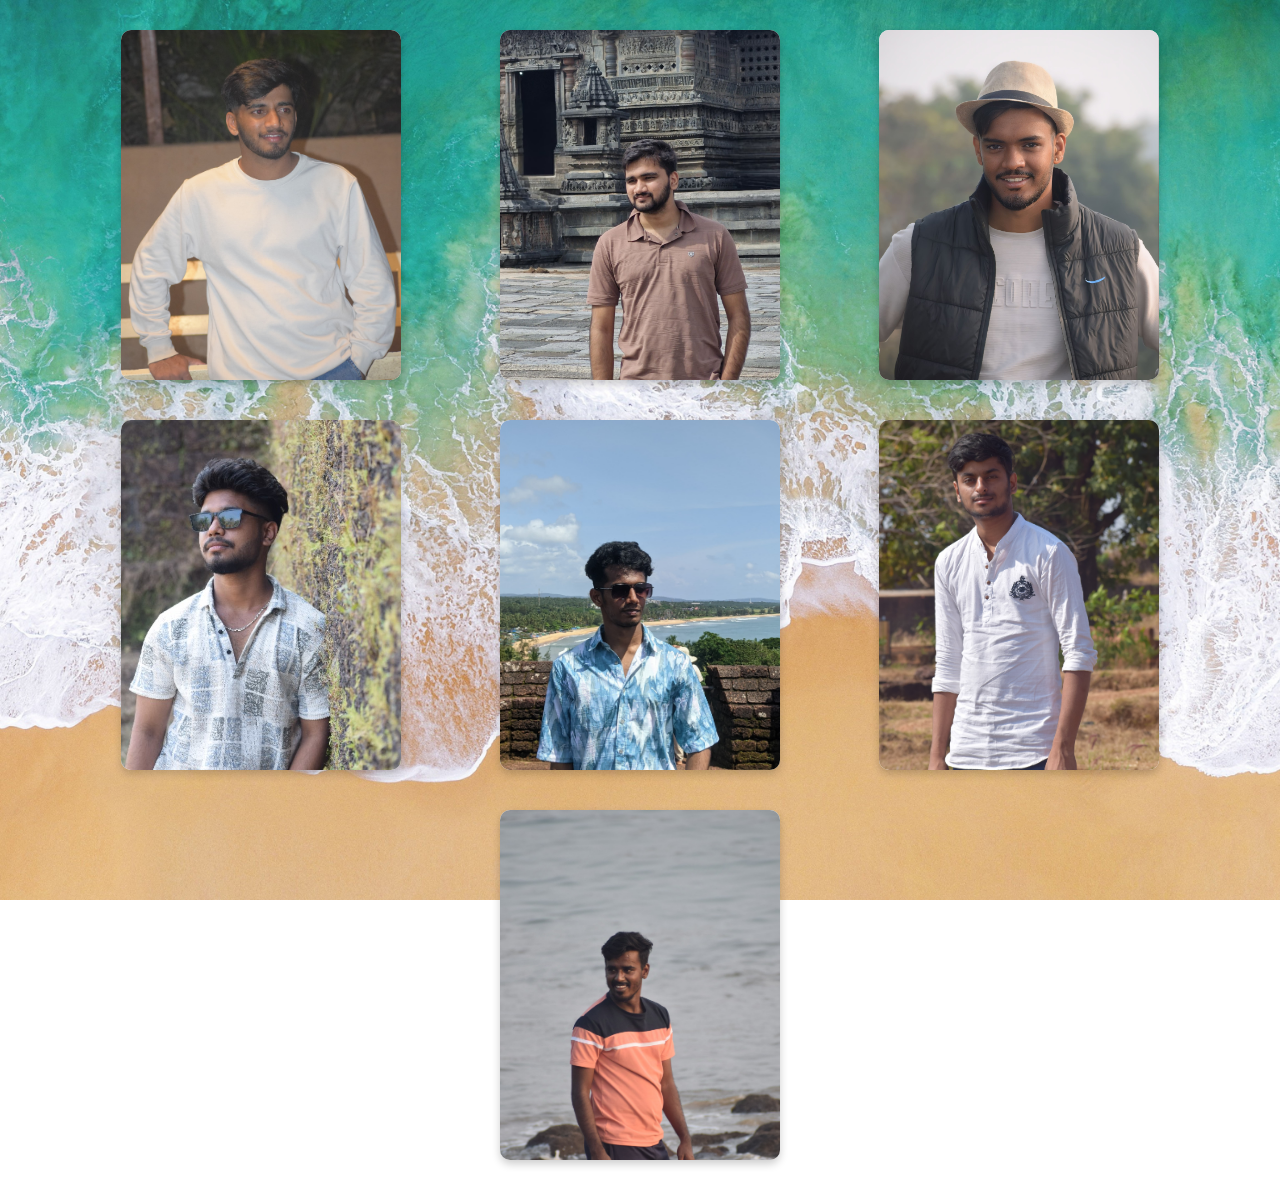
<file: review.html>
<!DOCTYPE html>
<html lang="en">
<head>
    <meta charset="UTF-8">
    <meta name="viewport" content="width=device-width, initial-scale=1.0">
    <title>Review Page</title>
    <style>
        /* Global styles for body */
        body {
            font-family: 'Times New Roman', serif;
            -webkit-font-smoothing: antialiased; /* For WebKit-based browsers like Chrome and Safari */
            -moz-osx-font-smoothing: grayscale;  /* For Firefox on Mac */
            background-image: url('images/bch1.jpg'); /* Set background image */
            background-size: cover; /* Ensure the image covers the entire background */
            background-position: center; /* Center the image */
            background-attachment: fixed; /* Make the background fixed while scrolling */
            margin: 0;
            padding: 20px;
            display: flex;
            justify-content: center;
            align-items: center;
            flex-wrap: wrap;
            height: 100vh;
        }

        /* Reviews container layout */
        .reviews-container {
            display: grid;
            grid-template-columns: repeat(3, 1fr);
            gap: 20px; /* Adjusted gap for better spacing */
            justify-items: center;
            width: 90%;
            max-width: 1200px;
        }

        /* Review card styles */
        .review-card {
            perspective: 1000px;
            width: 280px; /* Slightly increased size of the cards */
            height: 350px; /* Slightly increased height of the cards */
            margin: 10px;
        }

        .card-inner {
            position: relative;
            width: 100%;
            height: 100%;
            transform-style: preserve-3d;
            transition: transform 0.6s;
        }

        .review-card:hover .card-inner {
            transform: rotateY(180deg);
        }

        /* Front and back of the card */
        .card-face {
            position: absolute;
            top: 0;
            left: 0;
            width: 100%;
            height: 100%;
            backface-visibility: hidden;
            border-radius: 10px;
            overflow: hidden;
            box-shadow: 0 4px 8px rgba(0, 0, 0, 0.2);
        }

        /* Front of the card */
        .card-front {
            display: flex;
            justify-content: center;
            align-items: center;
            background-color: #fff;
        }

        .card-front img {
            width: 100%;
            height: 100%;
            object-fit: cover;
            object-position: center;
        }

        /* Back of the card */
        .card-back {
            background-color: #009688;
            color: #fff;
            text-align: center;
            padding: 15px;
            transform: rotateY(180deg);
            display: flex;
            flex-direction: column;
            justify-content: center;
            align-items: center;
            font-size: 16px;
            font-weight: normal; /* Adjusted font weight for readability */
            font-style: italic; /* Added italic for better readability */
        }

        .card-back p {
            margin: 10px 0;
        }

        .card-back p strong {
            font-size: 18px;
            font-weight: bold; /* Bold for reviewer name */
        }

        /* Centering the Pavan card under the Manohar card */
        .reviews-container {
            display: grid;
            grid-template-columns: repeat(3, 1fr);
            gap: 20px;
            justify-items: center;
            width: 90%;
            max-width: 1200px;
        }

        .review-card:nth-child(7) {
            grid-column: span 3; /* Ensures the Pavan card takes the full width of the row */
        }
    </style>
</head>
<body>
    <div class="reviews-container">
        <!-- Review Card 1 -->
        <div class="review-card">
            <div class="card-inner">
                <div class="card-face card-front">
                    <img src="images/andani1.jpg" alt="Andani Gowda M R">
                </div>
                <div class="card-face card-back">
                    <p><strong>Andani Gowda M R</strong></p>
                    <p>"Rafting in Dandeli was an exhilarating experience! The Kali River’s rapids were thrilling. I enjoyed the peaceful atmosphere, though afternoons can be a bit too hot. Highly recommend it for adventure lovers!"</p>
                </div>
            </div>
        </div>
        <!-- Review Card 2 -->
        <div class="review-card">
            <div class="card-inner">
                <div class="card-face card-front">
                    <img src="images/patel.jpg" alt="Neerav Patel">
                </div>
                <div class="card-face card-back">
                    <p><strong>Neerav Patel</strong></p>
                    <p>"Gokarna’s beaches, especially OM Beach, were beautiful! Kudle Beach was perfect for relaxing. Loved the fresh seafood, although transport could be faster. A wonderful beach escape overall!"</p>
                </div>
            </div>
        </div>
        <!-- Review Card 3 -->
        <div class="review-card">
            <div class="card-inner">
                <div class="card-face card-front">
                    <img src="images/ramitDP.jpg" alt="Ramit Shetty">
                </div>
                <div class="card-face card-back">
                    <p><strong>Ramit Shetty</strong></p>
                    <p>"The mangrove walk in Honnavar was so peaceful. The backwaters were serene, and the scenery was beautiful. A bit of a rough ride to get there, but once you arrive, it's all worth it."</p>
                </div>
            </div>
        </div>
        <!-- Review Card 4 -->
        <div class="review-card">
            <div class="card-inner">
                <div class="card-face card-front">
                    <img src="images/muttuDP.jpg" alt="Muthuraj Unki">
                </div>
                <div class="card-face card-back">
                    <p><strong>Muthuraj Unki</strong></p>
                    <p>"Apsarkonda Falls was perfect for photography and relaxation. The lush greenery around the waterfall added to the experience. The rocky paths were a challenge, but the beauty was worth it!"</p>
                </div>
            </div>
        </div>
        <!-- Review Card 5 -->
        <div class="review-card">
            <div class="card-inner">
                <div class="card-face card-front">
                    <img src="images/manu.jpg" alt="Manohar">
                </div>
                <div class="card-face card-back">
                    <p><strong>Manohar</strong></p>
                    <p>"Kudle Beach in Gokarna is an ideal place to unwind. The peaceful environment and fresh seafood were highlights. Transport could be a bit slow, but the peaceful beaches more than make up for it."</p>
                </div>
            </div>
        </div>
        <!-- Review Card 6 -->
        <div class="review-card">
            <div class="card-inner">
                <div class="card-face card-front">
                    <img src="images/nandan.jpg" alt="Nandan">
                </div>
                <div class="card-face card-back">
                    <p><strong>Nandan</strong></p>
                    <p>"The mangrove tour in Honnavar was breathtaking. The beauty of the backwaters was incredible. The bumpy roads to get there were a little uncomfortable, but the experience was well worth it."</p>
                </div>
            </div>
        </div>
        <!-- Review Card 7 -->
        <div class="review-card">
            <div class="card-inner">
                <div class="card-face card-front">
                    <img src="images/pavan1.jpg" alt="Pavan">
                </div>
                <div class="card-face card-back">
                    <p><strong>Pavan</strong></p>
                    <p>"Mirjan Fort was a peaceful place to explore. The views from the fort were stunning, though it could use more informational signs or guides. A quiet and perfect spot to relax and learn about history!"</p>
                </div>
            </div>
        </div>
    </div>
</body>
</html>
</file>
